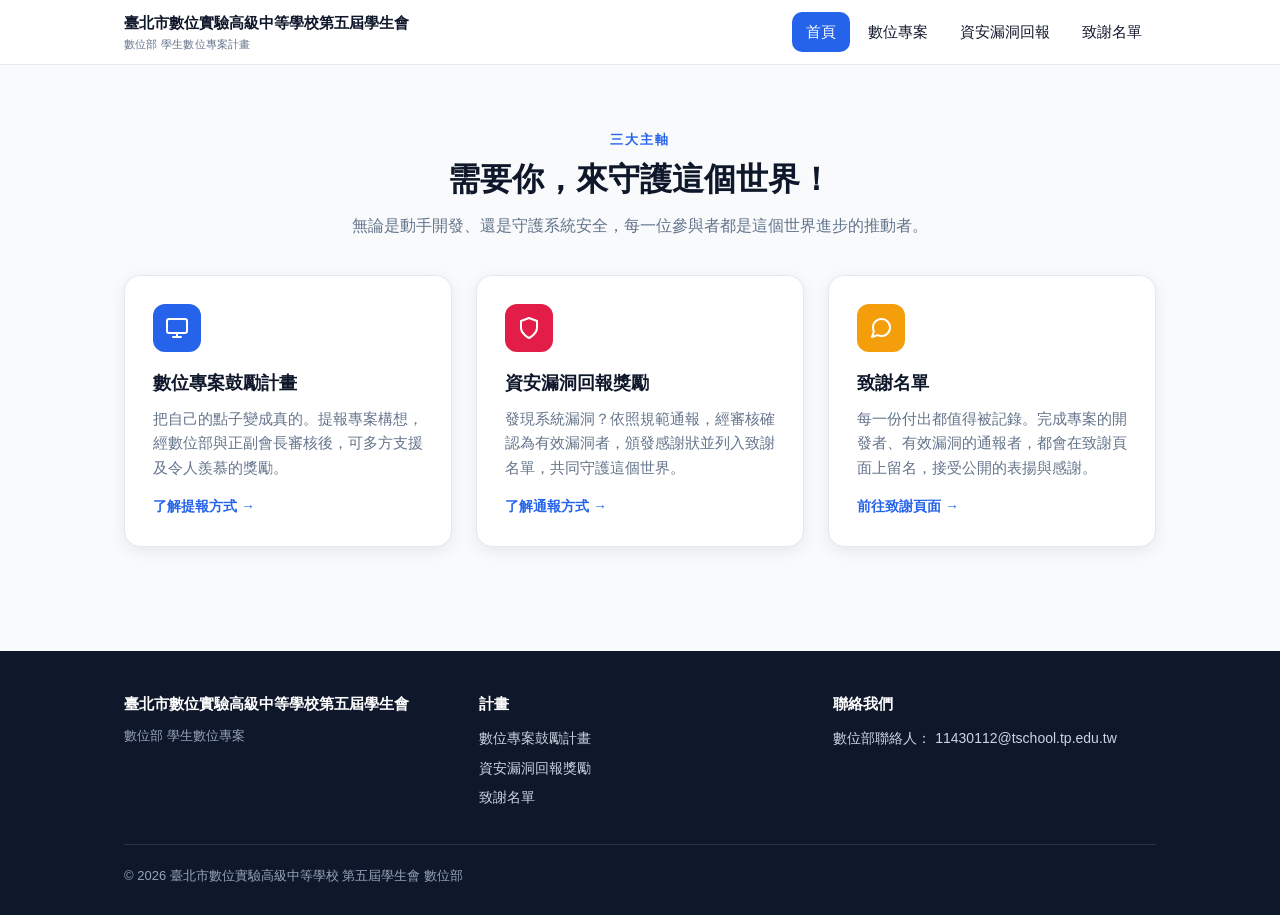
<file: index.html>
<!DOCTYPE html>
<html lang="zh-Hant">
<head>
  <meta charset="UTF-8">
  <meta name="viewport" content="width=device-width, initial-scale=1.0">
  <title>臺北市數位實驗高級中等學校 第五屆學生會 | 數位部 學生數位專案計畫</title>
  <link rel="stylesheet" href="css/style.css">
</head>
<body>

  <header class="site-header">
    <div class="container nav">
      <a class="brand" href="index.html">
        <span>
          臺北市數位實驗高級中等學校第五屆學生會
          <small>數位部 學生數位專案計畫</small>
        </span>
      </a>
      <button class="nav-toggle" id="navToggle" aria-label="切換選單" aria-expanded="false">
        <svg width="22" height="22" viewBox="0 0 24 24" fill="none" stroke="currentColor" stroke-width="2" stroke-linecap="round">
          <path d="M3 6h18M3 12h18M3 18h18"/>
        </svg>
      </button>
      <ul class="nav-links" id="navLinks">
        <li><a href="index.html" class="active">首頁</a></li>
        <li><a href="projects.html">數位專案</a></li>
        <li><a href="bugbounty.html">資安漏洞回報</a></li>
        <li><a href="thanks.html">致謝名單</a></li>
      </ul>
    </div>
  </header>

  <main>
    <section>
      <div class="container">
        <div class="center">
          <p class="section-kicker">三大主軸</p>
          <h2 class="section-title">需要你，來守護這個世界！</h2>
          <p class="section-sub">無論是動手開發、還是守護系統安全，每一位參與者都是這個世界進步的推動者。</p>
        </div>

        <div class="grid grid-3">
          <div class="card">
            <div class="card-icon icon-blue">
              <svg width="24" height="24" viewBox="0 0 24 24" fill="none" stroke="currentColor" stroke-width="2" stroke-linecap="round" stroke-linejoin="round" aria-hidden="true">
                <rect x="2" y="3" width="20" height="14" rx="2"/>
                <path d="M8 21h8M12 17v4"/>
              </svg>
            </div>
            <h3>數位專案鼓勵計畫</h3>
            <p>把自己的點子變成真的。提報專案構想，經數位部與正副會長審核後，可多方支援及令人羨慕的獎勵。</p>
            <a class="card-link" href="projects.html">了解提報方式 →</a>
          </div>

          <div class="card">
            <div class="card-icon icon-rose">
              <svg width="24" height="24" viewBox="0 0 24 24" fill="none" stroke="currentColor" stroke-width="2" stroke-linecap="round" stroke-linejoin="round" aria-hidden="true">
                <path d="M12 22s8-4 8-10V5l-8-3-8 3v7c0 6 8 10 8 10z"/>
              </svg>
            </div>
            <h3>資安漏洞回報獎勵</h3>
            <p>發現系統漏洞？依照規範通報，經審核確認為有效漏洞者，頒發感謝狀並列入致謝名單，共同守護這個世界。</p>
            <a class="card-link" href="bugbounty.html">了解通報方式 →</a>
          </div>

          <div class="card">
            <div class="card-icon icon-amber">
              <svg width="24" height="24" viewBox="0 0 24 24" fill="none" stroke="currentColor" stroke-width="2" stroke-linecap="round" stroke-linejoin="round" aria-hidden="true">
                <path d="M21 11.5a8.38 8.38 0 01-.9 3.8 8.5 8.5 0 01-7.6 4.7 8.38 8.38 0 01-3.8-.9L3 21l1.9-5.7a8.38 8.38 0 01-.9-3.8 8.5 8.5 0 014.7-7.6 8.38 8.38 0 013.8-.9h.5a8.48 8.48 0 018 8v.5z"/>
              </svg>
            </div>
            <h3>致謝名單</h3>
            <p>每一份付出都值得被記錄。完成專案的開發者、有效漏洞的通報者，都會在致謝頁面上留名，接受公開的表揚與感謝。</p>
            <a class="card-link" href="thanks.html">前往致謝頁面 →</a>
          </div>
        </div>
      </div>
    </section>
  </main>

  <footer class="site-footer">
    <div class="container">
      <div class="grid grid-3">
        <div>
          <div class="brand">
            <span>臺北市數位實驗高級中等學校第五屆學生會</span>
          </div>
          <p class="small" style="color:#94a3b8;margin-top:8px;">數位部 學生數位專案</p>
        </div>
        <div>
          <h5>計畫</h5>
          <ul>
            <li><a href="projects.html">數位專案鼓勵計畫</a></li>
            <li><a href="bugbounty.html">資安漏洞回報獎勵</a></li>
            <li><a href="thanks.html">致謝名單</a></li>
          </ul>
        </div>
        <div>
          <h5>聯絡我們</h5>
          <ul>
            <li>數位部聯絡人： 11430112@tschool.tp.edu.tw</li>
          </ul>
        </div>
      </div>
      <div class="footer-bottom">© 2026 臺北市數位實驗高級中等學校 第五屆學生會 數位部</div>
    </div>
  </footer>

  <script>
    (function () {
      var toggle = document.getElementById('navToggle');
      var links = document.getElementById('navLinks');
      if (toggle && links) {
        toggle.addEventListener('click', function () {
          var open = links.classList.toggle('open');
          toggle.setAttribute('aria-expanded', open ? 'true' : 'false');
        });
      }
    })();
  </script>
</body>
</html>
</file>
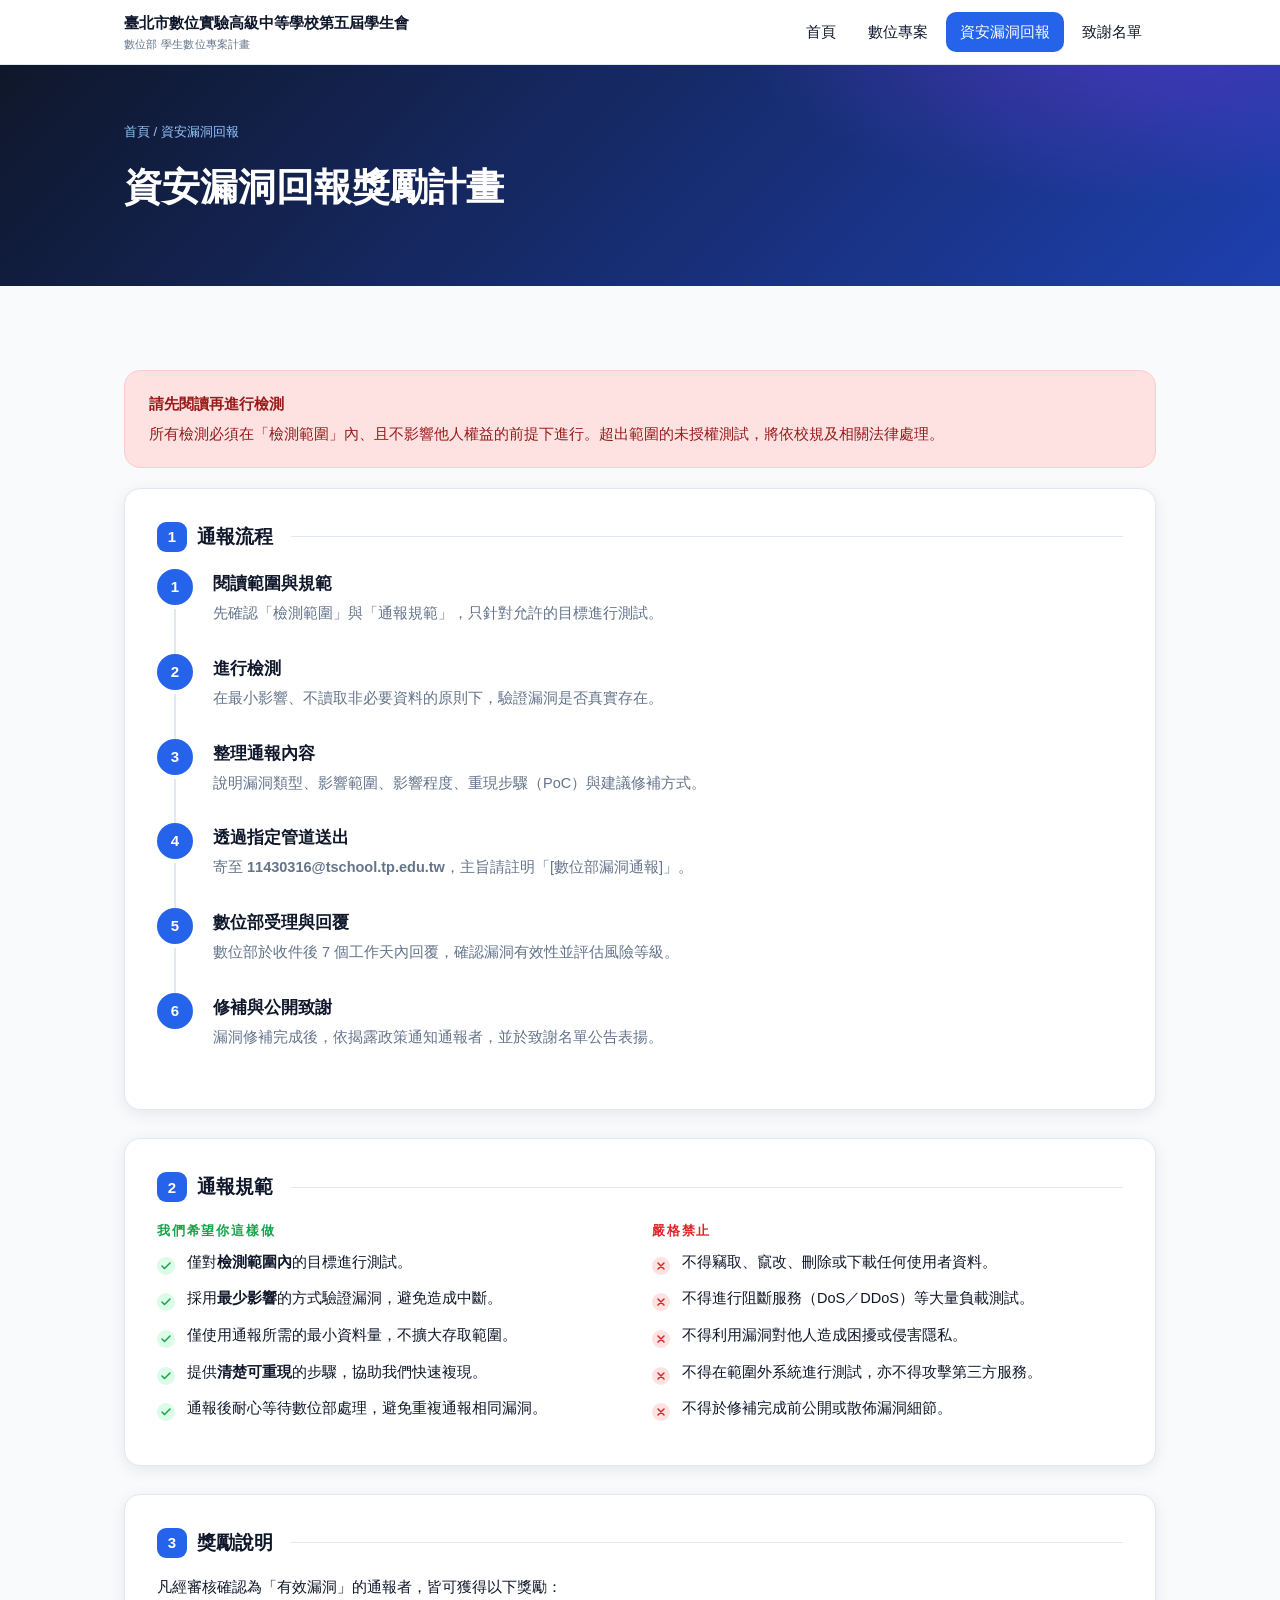
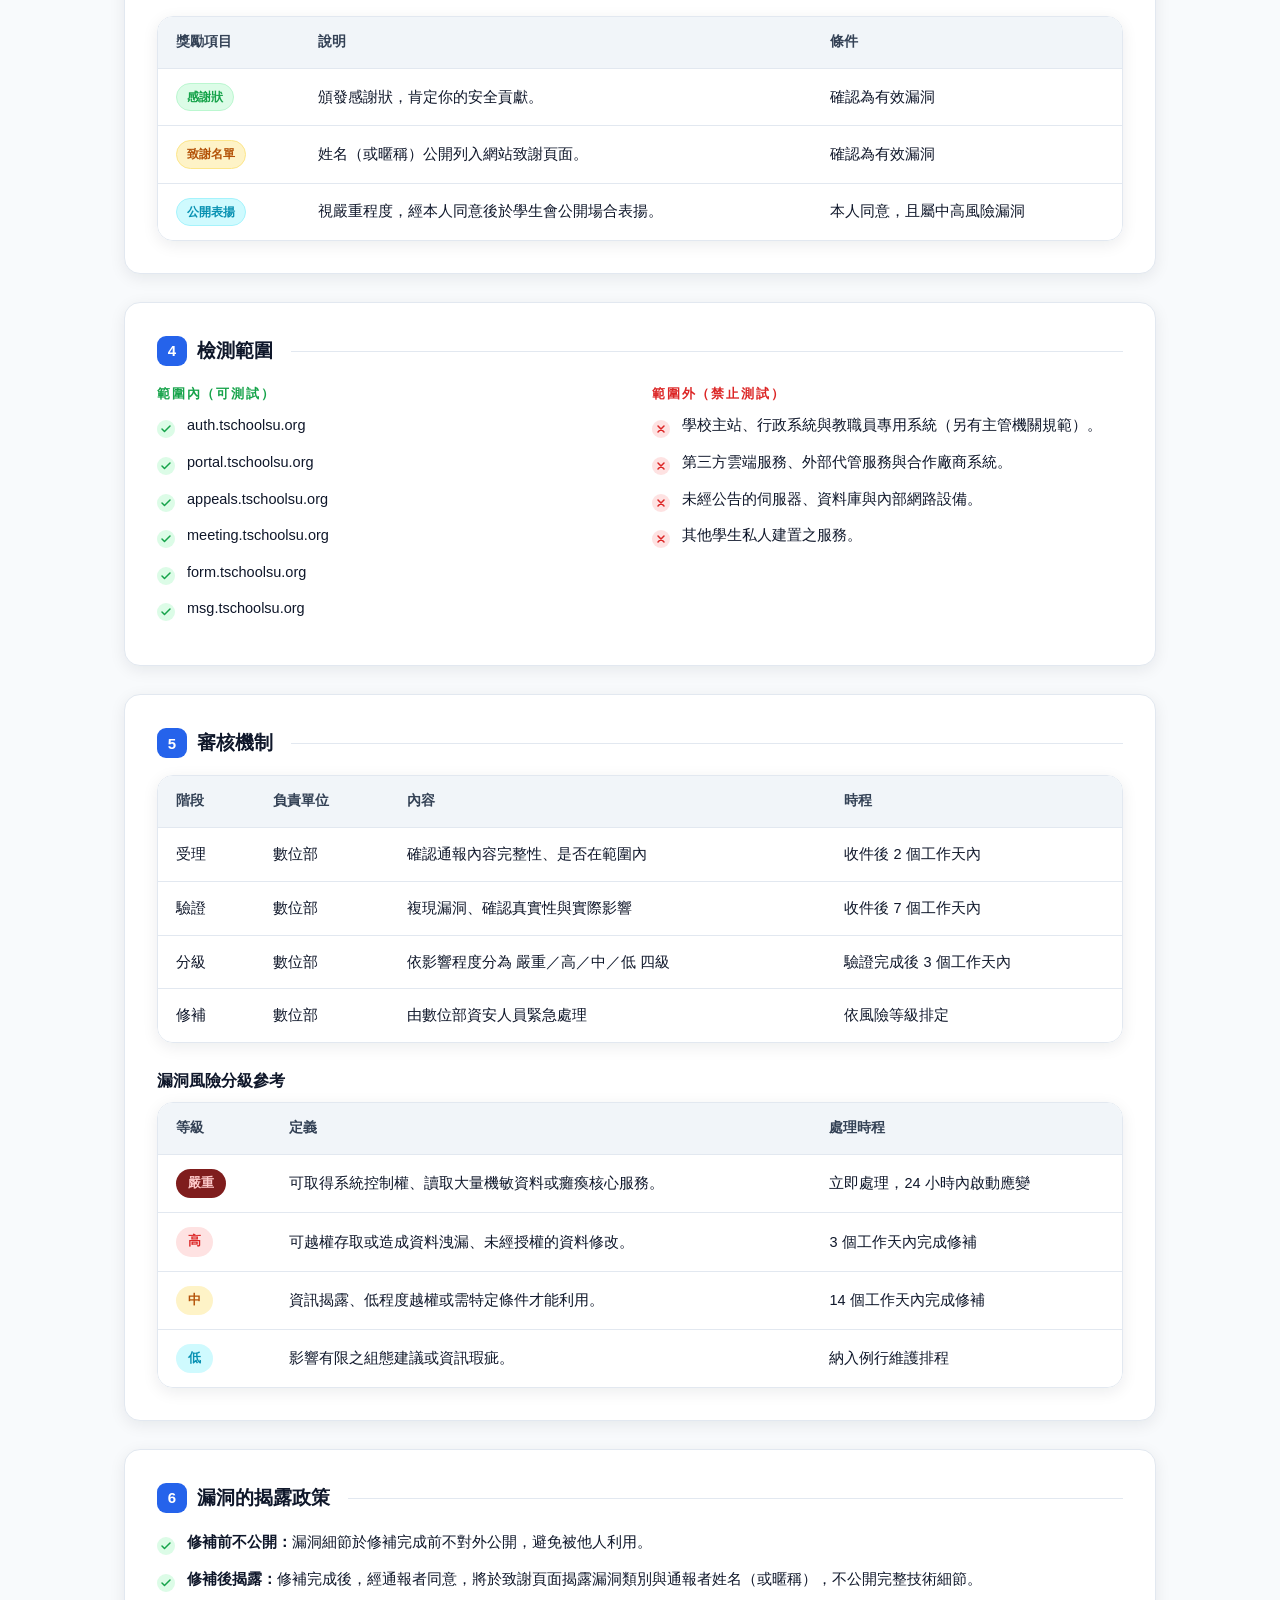
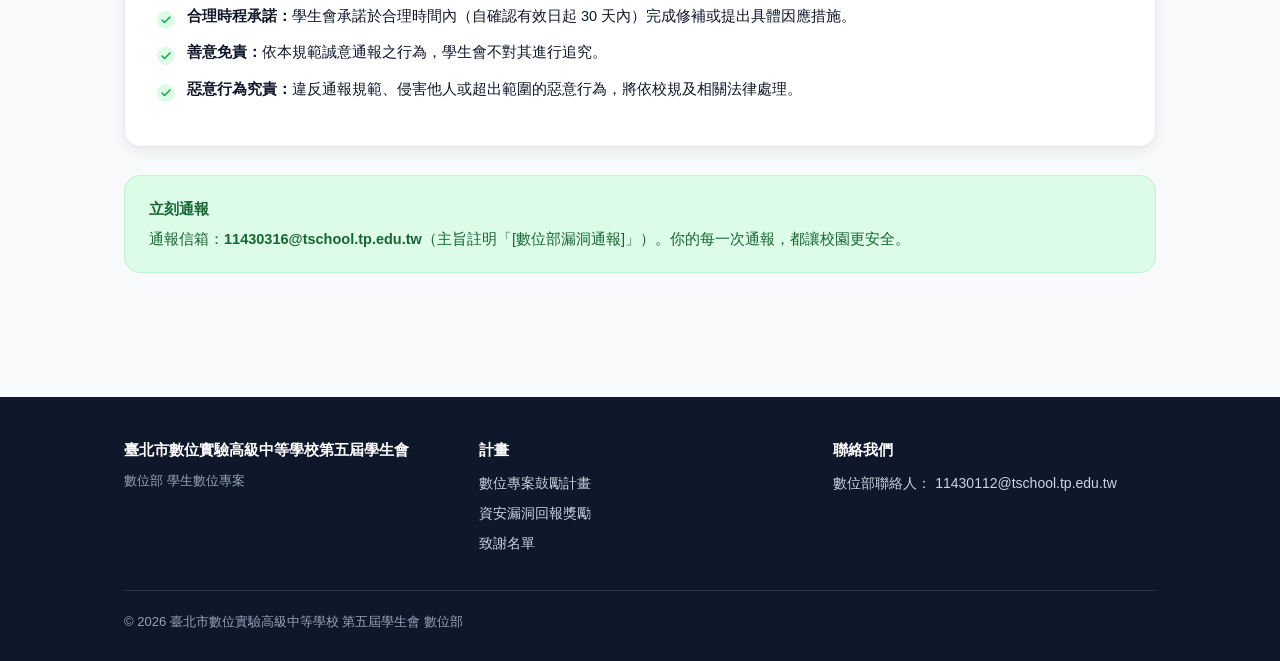
<file: bugbounty.html>
<!DOCTYPE html>
<html lang="zh-Hant">
<head>
  <meta charset="UTF-8">
  <meta name="viewport" content="width=device-width, initial-scale=1.0">
  <title>資安漏洞回報獎勵計畫</title>
  <link rel="stylesheet" href="css/style.css">
</head>
<body>

  <header class="site-header">
    <div class="container nav">
      <a class="brand" href="index.html">
        <span>
          臺北市數位實驗高級中等學校第五屆學生會
          <small>數位部 學生數位專案計畫</small>
        </span>
      </a>
      <button class="nav-toggle" id="navToggle" aria-label="切換選單" aria-expanded="false">
        <svg width="22" height="22" viewBox="0 0 24 24" fill="none" stroke="currentColor" stroke-width="2" stroke-linecap="round">
          <path d="M3 6h18M3 12h18M3 18h18"/>
        </svg>
      </button>
      <ul class="nav-links" id="navLinks">
        <li><a href="index.html">首頁</a></li>
        <li><a href="projects.html">數位專案</a></li>
        <li><a href="bugbounty.html" class="active">資安漏洞回報</a></li>
        <li><a href="thanks.html">致謝名單</a></li>
      </ul>
    </div>
  </header>

  <main>
    <section class="page-hero">
      <div class="container">
        <div class="breadcrumb"><a href="index.html">首頁</a> / 資安漏洞回報</div>
        <h1>資安漏洞回報獎勵計畫</h1>
      </div>
    </section>

    <section>
      <div class="container">

        <div class="notice notice-danger">
          <div class="notice-title">請先閱讀再進行檢測</div>
          所有檢測必須在「檢測範圍」內、且不影響他人權益的前提下進行。超出範圍的未授權測試，將依校規及相關法律處理。
        </div>

        <div class="panel anchor" id="report-flow">
          <h3><span class="num">1</span>通報流程</h3>
          <ol class="steps">
            <li>
              <h4>閱讀範圍與規範</h4>
              <p>先確認「檢測範圍」與「通報規範」，只針對允許的目標進行測試。</p>
            </li>
            <li>
              <h4>進行檢測</h4>
              <p>在最小影響、不讀取非必要資料的原則下，驗證漏洞是否真實存在。</p>
            </li>
            <li>
              <h4>整理通報內容</h4>
              <p>說明漏洞類型、影響範圍、影響程度、重現步驟（PoC）與建議修補方式。</p>
            </li>
            <li>
              <h4>透過指定管道送出</h4>
              <p>寄至 <strong>11430316@tschool.tp.edu.tw</strong>，主旨請註明「[數位部漏洞通報]」。</p>
            </li>
            <li>
              <h4>數位部受理與回覆</h4>
              <p>數位部於收件後 7 個工作天內回覆，確認漏洞有效性並評估風險等級。</p>
            </li>
            <li>
              <h4>修補與公開致謝</h4>
              <p>漏洞修補完成後，依揭露政策通知通報者，並於致謝名單公告表揚。</p>
            </li>
          </ol>
        </div>

        <div class="panel anchor" id="rules">
          <h3><span class="num">2</span>通報規範</h3>
          <div class="grid grid-2">
            <div>
              <p class="section-kicker" style="color:var(--success);">我們希望你這樣做</p>
              <ul class="check-list">
                <li>僅對<strong>檢測範圍內</strong>的目標進行測試。</li>
                <li>採用<strong>最少影響</strong>的方式驗證漏洞，避免造成中斷。</li>
                <li>僅使用通報所需的最小資料量，不擴大存取範圍。</li>
                <li>提供<strong>清楚可重現</strong>的步驟，協助我們快速複現。</li>
                <li>通報後耐心等待數位部處理，避免重複通報相同漏洞。</li>
              </ul>
            </div>
            <div>
              <p class="section-kicker" style="color:var(--danger);">嚴格禁止</p>
              <ul class="cross-list">
                <li>不得竊取、竄改、刪除或下載任何使用者資料。</li>
                <li>不得進行阻斷服務（DoS／DDoS）等大量負載測試。</li>
                <li>不得利用漏洞對他人造成困擾或侵害隱私。</li>
                <li>不得在範圍外系統進行測試，亦不得攻擊第三方服務。</li>
                <li>不得於修補完成前公開或散佈漏洞細節。</li>
              </ul>
            </div>
          </div>
        </div>

        <div class="panel anchor" id="rewards">
          <h3><span class="num">3</span>獎勵說明</h3>
          <p class="mb-2">凡經審核確認為「有效漏洞」的通報者，皆可獲得以下獎勵：</p>
          <div class="table-wrap">
            <table>
              <thead>
                <tr>
                  <th>獎勵項目</th>
                  <th>說明</th>
                  <th>條件</th>
                </tr>
              </thead>
              <tbody>
                <tr>
                  <td><span class="tag tag-green">感謝狀</span></td>
                  <td>頒發感謝狀，肯定你的安全貢獻。</td>
                  <td>確認為有效漏洞</td>
                </tr>
                <tr>
                  <td><span class="tag tag-amber">致謝名單</span></td>
                  <td>姓名（或暱稱）公開列入網站致謝頁面。</td>
                  <td>確認為有效漏洞</td>
                </tr>
                <tr>
                  <td><span class="tag tag-cyan">公開表揚</span></td>
                  <td>視嚴重程度，經本人同意後於學生會公開場合表揚。</td>
                  <td>本人同意，且屬中高風險漏洞</td>
                </tr>
              </tbody>
            </table>
          </div>
        </div>

        <div class="panel anchor" id="scope">
          <h3><span class="num">4</span>檢測範圍</h3>
          <div class="grid grid-2">
            <div>
              <p class="section-kicker" style="color:var(--success);">範圍內（可測試）</p>
              <ul class="check-list">
                <li>auth.tschoolsu.org</li>
                <li>portal.tschoolsu.org</li>
                <li>appeals.tschoolsu.org</li>
                <li>meeting.tschoolsu.org</li>
                <li>form.tschoolsu.org</li>
                <li>msg.tschoolsu.org</li>
              </ul>
            </div>
            <div>
              <p class="section-kicker" style="color:var(--danger);">範圍外（禁止測試）</p>
              <ul class="cross-list">
                <li>學校主站、行政系統與教職員專用系統（另有主管機關規範）。</li>
                <li>第三方雲端服務、外部代管服務與合作廠商系統。</li>
                <li>未經公告的伺服器、資料庫與內部網路設備。</li>
                <li>其他學生私人建置之服務。</li>
              </ul>
            </div>
          </div>
        </div>

        <div class="panel anchor" id="review">
          <h3><span class="num">5</span>審核機制</h3>
          <div class="table-wrap">
            <table>
              <thead>
                <tr>
                  <th>階段</th>
                  <th>負責單位</th>
                  <th>內容</th>
                  <th>時程</th>
                </tr>
              </thead>
              <tbody>
                <tr>
                  <td>受理</td>
                  <td>數位部</td>
                  <td>確認通報內容完整性、是否在範圍內</td>
                  <td>收件後 2 個工作天內</td>
                </tr>
                <tr>
                  <td>驗證</td>
                  <td>數位部</td>
                  <td>複現漏洞、確認真實性與實際影響</td>
                  <td>收件後 7 個工作天內</td>
                </tr>
                <tr>
                  <td>分級</td>
                  <td>數位部</td>
                  <td>依影響程度分為 嚴重／高／中／低 四級</td>
                  <td>驗證完成後 3 個工作天內</td>
                </tr>
                <tr>
                  <td>修補</td>
                  <td>數位部</td>
                  <td>由數位部資安人員緊急處理</td>
                  <td>依風險等級排定</td>
                </tr>
              </tbody>
            </table>
          </div>

          <h4 class="mt-3 mb-1">漏洞風險分級參考</h4>
          <div class="table-wrap">
            <table>
              <thead>
                <tr>
                  <th>等級</th>
                  <th>定義</th>
                  <th>處理時程</th>
                </tr>
              </thead>
              <tbody>
                <tr>
                  <td><span class="risk-bar severity-sev">嚴重</span></td>
                  <td>可取得系統控制權、讀取大量機敏資料或癱瘓核心服務。</td>
                  <td>立即處理，24 小時內啟動應變</td>
                </tr>
                <tr>
                  <td><span class="risk-bar severity-high">高</span></td>
                  <td>可越權存取或造成資料洩漏、未經授權的資料修改。</td>
                  <td>3 個工作天內完成修補</td>
                </tr>
                <tr>
                  <td><span class="risk-bar severity-mid">中</span></td>
                  <td>資訊揭露、低程度越權或需特定條件才能利用。</td>
                  <td>14 個工作天內完成修補</td>
                </tr>
                <tr>
                  <td><span class="risk-bar severity-low">低</span></td>
                  <td>影響有限之組態建議或資訊瑕疵。</td>
                  <td>納入例行維護排程</td>
                </tr>
              </tbody>
            </table>
          </div>
        </div>

        <div class="panel anchor" id="disclosure">
          <h3><span class="num">6</span>漏洞的揭露政策</h3>
          <ul class="check-list">
            <li><strong>修補前不公開：</strong>漏洞細節於修補完成前不對外公開，避免被他人利用。</li>
            <li><strong>修補後揭露：</strong>修補完成後，經通報者同意，將於致謝頁面揭露漏洞類別與通報者姓名（或暱稱），不公開完整技術細節。</li>
            <li><strong>合理時程承諾：</strong>學生會承諾於合理時間內（自確認有效日起 30 天內）完成修補或提出具體因應措施。</li>
            <li><strong>善意免責：</strong>依本規範誠意通報之行為，學生會不對其進行追究。</li>
            <li><strong>惡意行為究責：</strong>違反通報規範、侵害他人或超出範圍的惡意行為，將依校規及相關法律處理。</li>
          </ul>
        </div>

        <div class="notice notice-success">
          <div class="notice-title">立刻通報</div>
          通報信箱：<strong>11430316@tschool.tp.edu.tw</strong>（主旨註明「[數位部漏洞通報]」）。你的每一次通報，都讓校園更安全。
        </div>

      </div>
    </section>
  </main>

  <footer class="site-footer">
    <div class="container">
      <div class="grid grid-3">
        <div>
          <div class="brand">
            <span>臺北市數位實驗高級中等學校第五屆學生會</span>
          </div>
          <p class="small" style="color:#94a3b8;margin-top:8px;">數位部 學生數位專案</p>
        </div>
        <div>
          <h5>計畫</h5>
          <ul>
            <li><a href="projects.html">數位專案鼓勵計畫</a></li>
            <li><a href="bugbounty.html">資安漏洞回報獎勵</a></li>
            <li><a href="thanks.html">致謝名單</a></li>
          </ul>
        </div>
        <div>
          <h5>聯絡我們</h5>
          <ul>
            <li>數位部聯絡人： 11430112@tschool.tp.edu.tw</li>
          </ul>
        </div>
      </div>
      <div class="footer-bottom">© 2026 臺北市數位實驗高級中等學校 第五屆學生會 數位部</div>
    </div>
  </footer>

  <script>
    (function () {
      var toggle = document.getElementById('navToggle');
      var links = document.getElementById('navLinks');
      if (toggle && links) {
        toggle.addEventListener('click', function () {
          var open = links.classList.toggle('open');
          toggle.setAttribute('aria-expanded', open ? 'true' : 'false');
        });
      }
    })();
  </script>
</body>
</html>
</file>
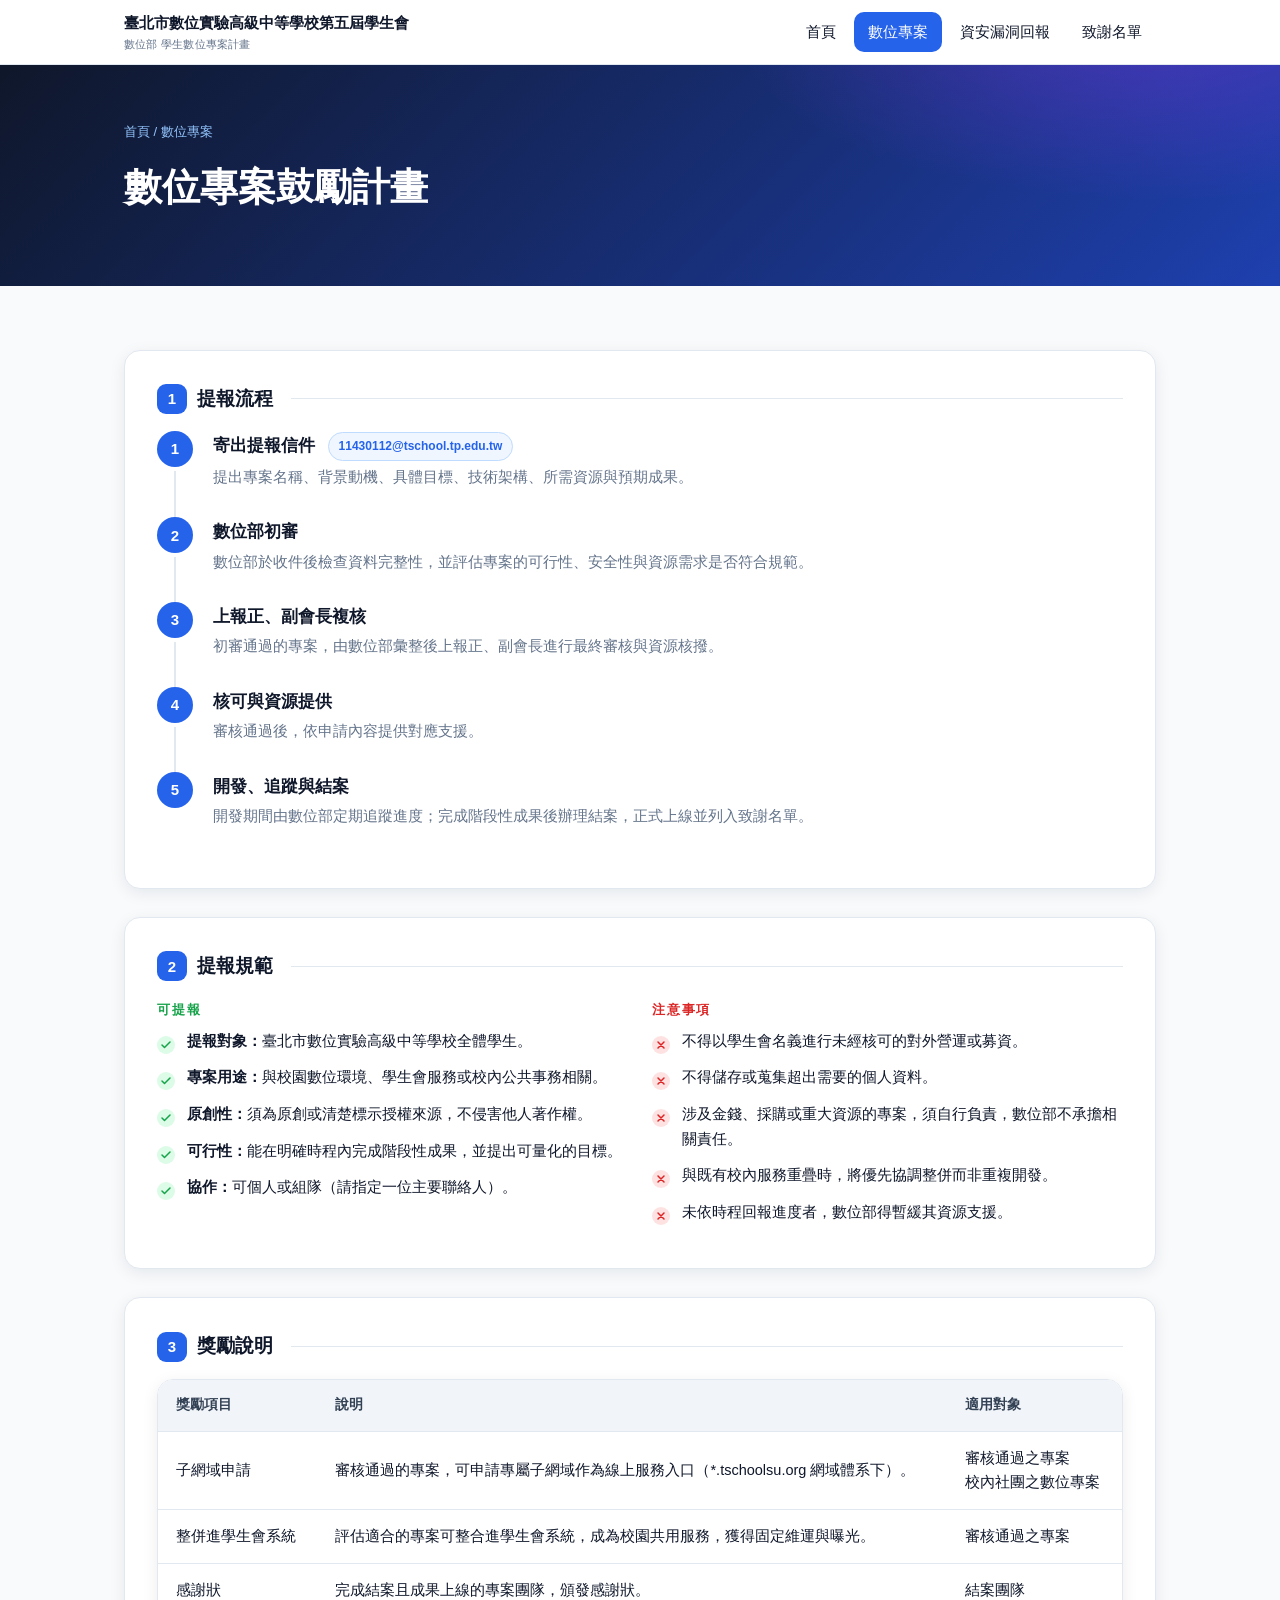
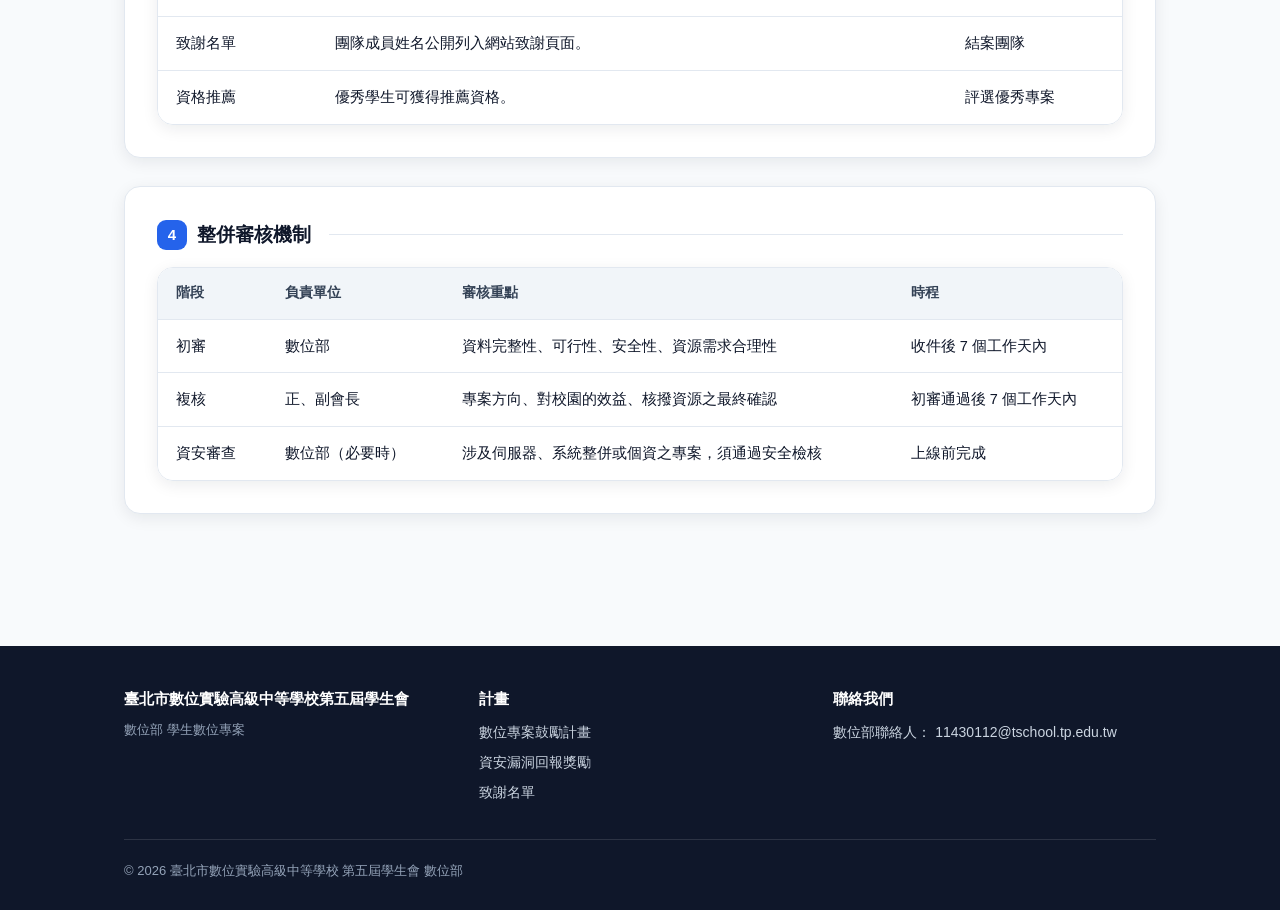
<file: projects.html>
<!DOCTYPE html>
<html lang="zh-Hant">
<head>
  <meta charset="UTF-8">
  <meta name="viewport" content="width=device-width, initial-scale=1.0">
  <title>數位專案鼓勵計畫</title>
  <link rel="stylesheet" href="css/style.css">
</head>
<body>

  <header class="site-header">
    <div class="container nav">
      <a class="brand" href="index.html">
        <span>
          臺北市數位實驗高級中等學校第五屆學生會
          <small>數位部 學生數位專案計畫</small>
        </span>
      </a>
      <button class="nav-toggle" id="navToggle" aria-label="切換選單" aria-expanded="false">
        <svg width="22" height="22" viewBox="0 0 24 24" fill="none" stroke="currentColor" stroke-width="2" stroke-linecap="round">
          <path d="M3 6h18M3 12h18M3 18h18"/>
        </svg>
      </button>
      <ul class="nav-links" id="navLinks">
        <li><a href="index.html">首頁</a></li>
        <li><a href="projects.html" class="active">數位專案</a></li>
        <li><a href="bugbounty.html">資安漏洞回報</a></li>
        <li><a href="thanks.html">致謝名單</a></li>
      </ul>
    </div>
  </header>

  <main>
    <section class="page-hero">
      <div class="container">
        <div class="breadcrumb"><a href="index.html">首頁</a> / 數位專案</div>
        <h1>數位專案鼓勵計畫</h1>
      </div>
    </section>

    <section>
      <div class="container">
        <div class="panel anchor" id="flow">
          <h3><span class="num">1</span>提報流程</h3>
          <ol class="steps">
            <li>
              <h4>寄出提報信件 <span class="tag">11430112@tschool.tp.edu.tw</span></h4>
              <p>提出專案名稱、背景動機、具體目標、技術架構、所需資源與預期成果。</p>
            </li>
            <li>
              <h4>數位部初審</h4>
              <p>數位部於收件後檢查資料完整性，並評估專案的可行性、安全性與資源需求是否符合規範。</p>
            </li>
            <li>
              <h4>上報正、副會長複核</h4>
              <p>初審通過的專案，由數位部彙整後上報正、副會長進行最終審核與資源核撥。</p>
            </li>
            <li>
              <h4>核可與資源提供</h4>
              <p>審核通過後，依申請內容提供對應支援。</p>
            </li>
            <li>
              <h4>開發、追蹤與結案</h4>
              <p>開發期間由數位部定期追蹤進度；完成階段性成果後辦理結案，正式上線並列入致謝名單。</p>
            </li>
          </ol>
        </div>

        <div class="panel anchor" id="rules">
          <h3><span class="num">2</span>提報規範</h3>
          <div class="grid grid-2">
            <div>
              <p class="section-kicker" style="color:var(--success);">可提報</p>
              <ul class="check-list">
                <li><strong>提報對象：</strong>臺北市數位實驗高級中等學校全體學生。</li>
                <li><strong>專案用途：</strong>與校園數位環境、學生會服務或校內公共事務相關。</li>
                <li><strong>原創性：</strong>須為原創或清楚標示授權來源，不侵害他人著作權。</li>
                <li><strong>可行性：</strong>能在明確時程內完成階段性成果，並提出可量化的目標。</li>
                <li><strong>協作：</strong>可個人或組隊（請指定一位主要聯絡人）。</li>
              </ul>
            </div>
            <div>
              <p class="section-kicker" style="color:var(--danger);">注意事項</p>
              <ul class="cross-list">
                <li>不得以學生會名義進行未經核可的對外營運或募資。</li>
                <li>不得儲存或蒐集超出需要的個人資料。</li>
                <li>涉及金錢、採購或重大資源的專案，須自行負責，數位部不承擔相關責任。</li>
                <li>與既有校內服務重疊時，將優先協調整併而非重複開發。</li>
                <li>未依時程回報進度者，數位部得暫緩其資源支援。</li>
              </ul>
            </div>
          </div>
        </div>

        <div class="panel anchor" id="rewards">
          <h3><span class="num">3</span>獎勵說明</h3>
          <div class="table-wrap">
            <table>
              <thead>
                <tr>
                  <th>獎勵項目</th>
                  <th>說明</th>
                  <th>適用對象</th>
                </tr>
              </thead>
              <tbody>
                <tr>
                  <td>子網域申請</td>
                  <td>審核通過的專案，可申請專屬子網域作為線上服務入口（*.tschoolsu.org 網域體系下）。</td>
                  <td>審核通過之專案<br>校內社團之數位專案</td>
                </tr>
                <tr>
                  <td>整併進學生會系統</td>
                  <td>評估適合的專案可整合進學生會系統，成為校園共用服務，獲得固定維運與曝光。</td>
                  <td>審核通過之專案</td>
                </tr>
                <tr>
                  <td>感謝狀</td>
                  <td>完成結案且成果上線的專案團隊，頒發感謝狀。</td>
                  <td>結案團隊</td>
                </tr>
                <tr>
                  <td>致謝名單</td>
                  <td>團隊成員姓名公開列入網站致謝頁面。</td>
                  <td>結案團隊</td>
                </tr>
                <tr>
                  <td>資格推薦</td>
                  <td>優秀學生可獲得推薦資格。</td>
                  <td>評選優秀專案</td>
                </tr>
              </tbody>
            </table>
          </div>
        </div>

        <div class="panel anchor" id="review">
          <h3><span class="num">4</span>整併審核機制</h3>
          <div class="table-wrap">
            <table>
              <thead>
                <tr>
                  <th>階段</th>
                  <th>負責單位</th>
                  <th>審核重點</th>
                  <th>時程</th>
                </tr>
              </thead>
              <tbody>
                <tr>
                  <td>初審</td>
                  <td>數位部</td>
                  <td>資料完整性、可行性、安全性、資源需求合理性</td>
                  <td>收件後 7 個工作天內</td>
                </tr>
                <tr>
                  <td>複核</td>
                  <td>正、副會長</td>
                  <td>專案方向、對校園的效益、核撥資源之最終確認</td>
                  <td>初審通過後 7 個工作天內</td>
                </tr>
                <tr>
                  <td>資安審查</td>
                  <td>數位部（必要時）</td>
                  <td>涉及伺服器、系統整併或個資之專案，須通過安全檢核</td>
                  <td>上線前完成</td>
                </tr>
              </tbody>
            </table>
          </div>
        </div>

      </div>
    </section>
  </main>

  <footer class="site-footer">
    <div class="container">
      <div class="grid grid-3">
        <div>
          <div class="brand">
            <span>臺北市數位實驗高級中等學校第五屆學生會</span>
          </div>
          <p class="small" style="color:#94a3b8;margin-top:8px;">數位部 學生數位專案</p>
        </div>
        <div>
          <h5>計畫</h5>
          <ul>
            <li><a href="projects.html">數位專案鼓勵計畫</a></li>
            <li><a href="bugbounty.html">資安漏洞回報獎勵</a></li>
            <li><a href="thanks.html">致謝名單</a></li>
          </ul>
        </div>
        <div>
          <h5>聯絡我們</h5>
          <ul>
            <li>數位部聯絡人： 11430112@tschool.tp.edu.tw</li>
          </ul>
        </div>
      </div>
      <div class="footer-bottom">© 2026 臺北市數位實驗高級中等學校 第五屆學生會 數位部</div>
    </div>
  </footer>

  <script>
    (function () {
      var toggle = document.getElementById('navToggle');
      var links = document.getElementById('navLinks');
      if (toggle && links) {
        toggle.addEventListener('click', function () {
          var open = links.classList.toggle('open');
          toggle.setAttribute('aria-expanded', open ? 'true' : 'false');
        });
      }
    })();
  </script>
</body>
</html>
</file>
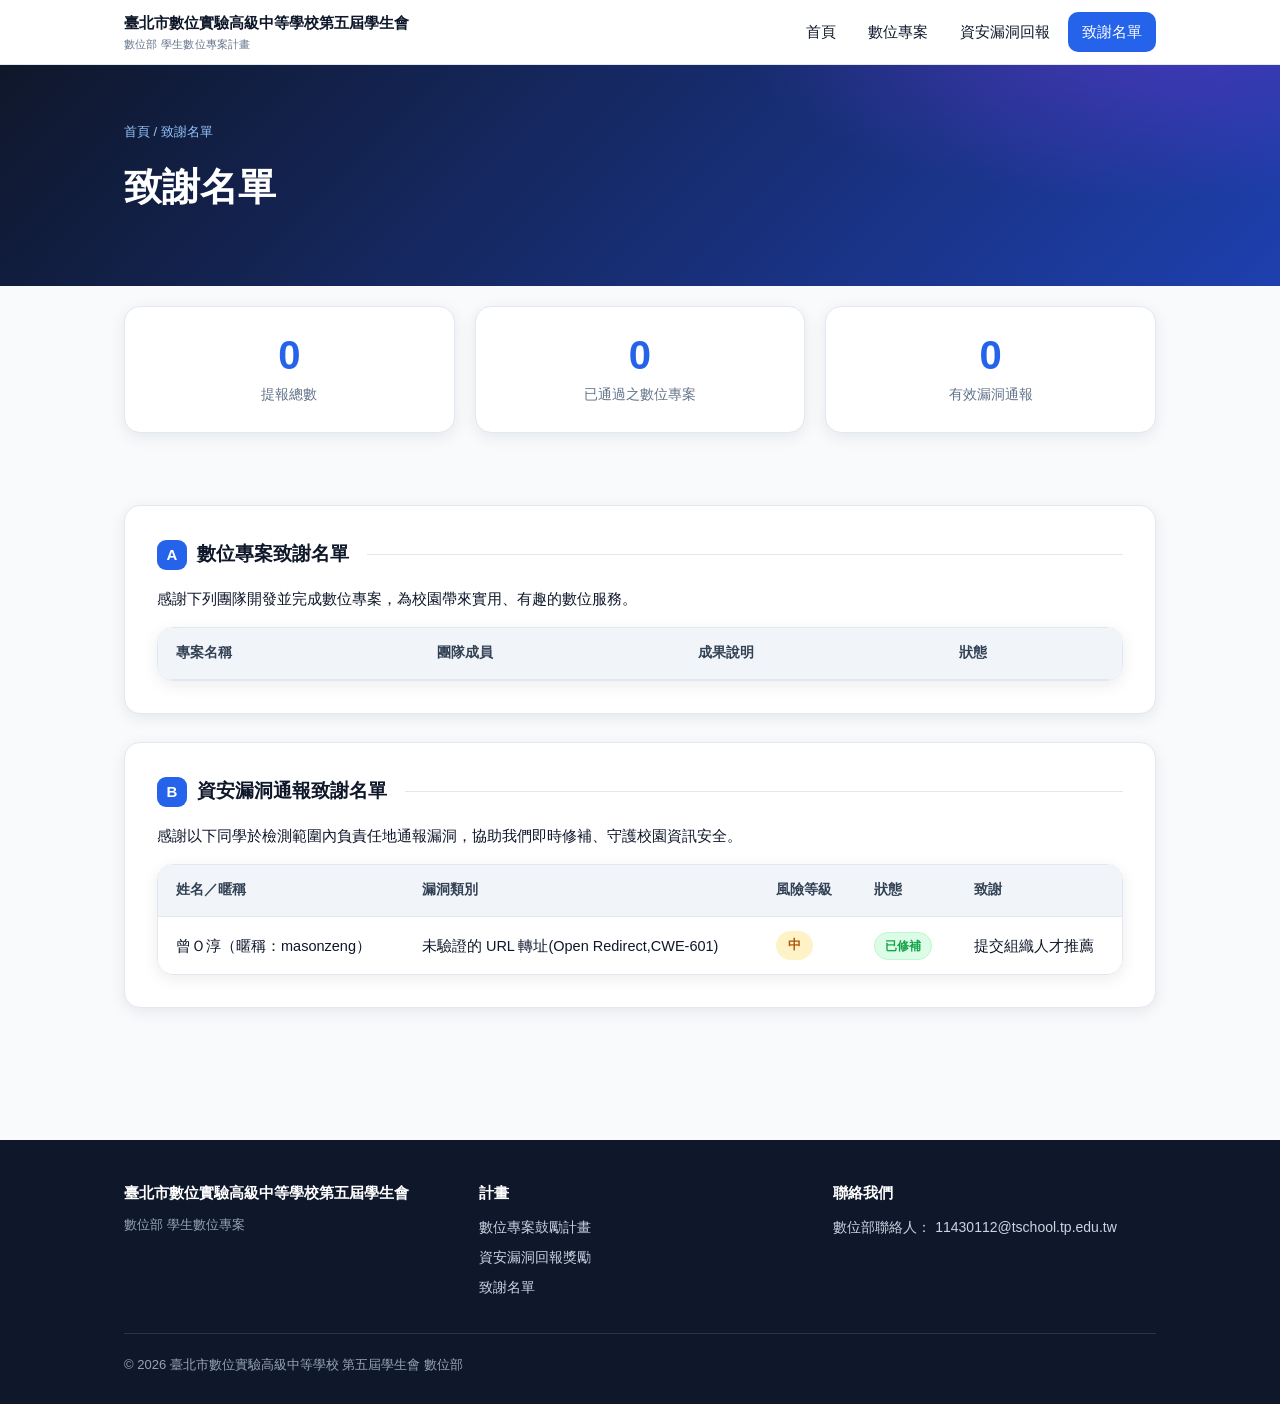
<file: thanks.html>
<!DOCTYPE html>
<html lang="zh-Hant">
<head>
  <meta charset="UTF-8">
  <meta name="viewport" content="width=device-width, initial-scale=1.0">
  <title>致謝名單</title>
  <link rel="stylesheet" href="css/style.css">
</head>
<body>

  <header class="site-header">
    <div class="container nav">
      <a class="brand" href="index.html">
        <span>
          臺北市數位實驗高級中等學校第五屆學生會
          <small>數位部 學生數位專案計畫</small>
        </span>
      </a>
      <button class="nav-toggle" id="navToggle" aria-label="切換選單" aria-expanded="false">
        <svg width="22" height="22" viewBox="0 0 24 24" fill="none" stroke="currentColor" stroke-width="2" stroke-linecap="round">
          <path d="M3 6h18M3 12h18M3 18h18"/>
        </svg>
      </button>
      <ul class="nav-links" id="navLinks">
        <li><a href="index.html">首頁</a></li>
        <li><a href="projects.html">數位專案</a></li>
        <li><a href="bugbounty.html">資安漏洞回報</a></li>
        <li><a href="thanks.html" class="active">致謝名單</a></li>
      </ul>
    </div>
  </header>

  <main>
    <section class="page-hero">
      <div class="container">
        <div class="breadcrumb"><a href="index.html">首頁</a> / 致謝名單</div>
        <h1>致謝名單</h1>
      </div>
    </section>

    <section class="thanks-hero">
      <div class="container">
        <div class="thanks-cards">
          <div class="stat-card">
            <div class="num">0</div>
            <div class="label">提報總數</div>
          </div>
          <div class="stat-card">
            <div class="num">0</div>
            <div class="label">已通過之數位專案</div>
          </div>
          <div class="stat-card">
            <div class="num">0</div>
            <div class="label">有效漏洞通報</div>
          </div>
        </div>
      </div>
    </section>

    <section>
      <div class="container">

        <div class="panel" id="projects">
          <h3><span class="num">A</span>數位專案致謝名單</h3>
          <p class="mb-2">感謝下列團隊開發並完成數位專案，為校園帶來實用、有趣的數位服務。</p>
          <div class="table-wrap">
            <table>
              <thead>
                <tr>
                  <th>專案名稱</th>
                  <th>團隊成員</th>
                  <th>成果說明</th>
                  <th>狀態</th>
                </tr>
              </thead>
              <!-- <tbody>
                <tr>
                  <td>ＯＯＯ</td>
                  <td>ＯＯＯ</td>
                  <td>ＯＯＯＯＯＯ</td>
                  <td><span class="tag tag-cyan">整併中</span></td>
                </tr>
                <tr>
                  <td>ＯＯＯ</td>
                  <td>ＯＯＯ</td>
                  <td>ＯＯＯ</td>
                  <td><span class="tag tag-green">已上線</span></td>
                </tr>
              </tbody> -->
            </table>
          </div>
        </div>

        <div class="panel" id="sec">
          <h3><span class="num">B</span>資安漏洞通報致謝名單</h3>
          <p class="mb-2">感謝以下同學於檢測範圍內負責任地通報漏洞，協助我們即時修補、守護校園資訊安全。</p>
          <div class="table-wrap">
            <table>
              <thead>
                <tr>
                  <th>姓名／暱稱</th>
                  <th>漏洞類別</th>
                  <th>風險等級</th>
                  <th>狀態</th>
                  <th>致謝</th>
                </tr>
              </thead>
              <tbody>
                <tr>
                  <td>曾Ｏ淳（暱稱：masonzeng）</td>
                  <td>未驗證的 URL 轉址(Open Redirect,CWE-601)</td>
                  <td><span class="risk-bar severity-mid">中</span></td>
                  <td><span class="tag tag-green">已修補</span></td>
                  <td>提交組織人才推薦</td>
                </tr>
              </tbody>
              <!-- <tbody>
                <tr>
                  <td>ＯＯ（暱稱：shell）</td>
                  <td>跨站腳本（XSS）</td>
                  <td><span class="risk-bar severity-high">高</span></td>
                  <td><span class="tag tag-green">已修補</span></td>
                  <td>感謝狀</td>
                </tr>
                <tr>
                  <td>ＯＯＯ</td>
                  <td>越權存取（IDOR）</td>
                  <td><span class="risk-bar severity-sev">嚴重</span></td>
                  <td><span class="tag tag-green">已修補</span></td>
                  <td>感謝狀</td>
                </tr>
                <tr>
                  <td>ＯＯ（暱稱：n0va）</td>
                  <td>開放式重新導向</td>
                  <td><span class="risk-bar severity-mid">中</span></td>
                  <td><span class="tag tag-green">已修補</span></td>
                  <td>感謝狀</td>
                </tr>
                <tr>
                  <td>ＯＯＯ</td>
                  <td>資訊揭露（目錄列舉）</td>
                  <td><span class="risk-bar severity-low">低</span></td>
                  <td><span class="tag tag-green">已修補</span></td>
                  <td>感謝狀</td>
                </tr>
              </tbody> -->
            </table>
          </div>
        </div>

      </div>
    </section>
  </main>

  <footer class="site-footer">
    <div class="container">
      <div class="grid grid-3">
        <div>
          <div class="brand">
            <span>臺北市數位實驗高級中等學校第五屆學生會</span>
          </div>
          <p class="small" style="color:#94a3b8;margin-top:8px;">數位部 學生數位專案</p>
        </div>
        <div>
          <h5>計畫</h5>
          <ul>
            <li><a href="projects.html">數位專案鼓勵計畫</a></li>
            <li><a href="bugbounty.html">資安漏洞回報獎勵</a></li>
            <li><a href="thanks.html">致謝名單</a></li>
          </ul>
        </div>
        <div>
          <h5>聯絡我們</h5>
          <ul>
            <li>數位部聯絡人： 11430112@tschool.tp.edu.tw</li>
          </ul>
        </div>
      </div>
      <div class="footer-bottom">© 2026 臺北市數位實驗高級中等學校 第五屆學生會 數位部</div>
    </div>
  </footer>

  <script>
    (function () {
      var toggle = document.getElementById('navToggle');
      var links = document.getElementById('navLinks');
      if (toggle && links) {
        toggle.addEventListener('click', function () {
          var open = links.classList.toggle('open');
          toggle.setAttribute('aria-expanded', open ? 'true' : 'false');
        });
      }
    })();
  </script>
</body>
</html>
</file>
<file: css/style.css>
:root {
  --primary: #2563eb;
  --primary-dark: #1e40af;
  --primary-darker: #0f172a;
  --accent: #f59e0b;
  --accent-soft: #fef3c7;
  --bg: #f8fafc;
  --card: #ffffff;
  --text: #0f172a;
  --text-muted: #64748b;
  --border: #e2e8f0;
  --success: #16a34a;
  --success-soft: #dcfce7;
  --danger: #dc2626;
  --danger-soft: #fee2e2;
  --info: #0891b2;
  --info-soft: #cffafe;
  --radius: 16px;
  --shadow: 0 4px 16px rgba(15, 23, 42, 0.08);
  --shadow-lg: 0 12px 32px rgba(15, 23, 42, 0.12);
  --max-width: 1080px;
}

* {
  margin: 0;
  padding: 0;
  box-sizing: border-box;
}

html {
  scroll-behavior: smooth;
}

body {
  font-family: "Noto Sans TC", "Microsoft JhengHei", "PingFang TC", "Segoe UI", sans-serif;
  color: var(--text);
  background: var(--bg);
  line-height: 1.7;
  -webkit-font-smoothing: antialiased;
}

a {
  color: var(--primary);
  text-decoration: none;
}

a:hover {
  text-decoration: underline;
}

.container {
  max-width: var(--max-width);
  margin: 0 auto;
  padding: 0 24px;
}

/* ---------- Header / Nav ---------- */
.site-header {
  position: sticky;
  top: 0;
  z-index: 100;
  background: rgba(255, 255, 255, 0.92);
  backdrop-filter: blur(8px);
  border-bottom: 1px solid var(--border);
}

.nav {
  display: flex;
  align-items: center;
  justify-content: space-between;
  height: 64px;
  gap: 16px;
}

.brand {
  display: flex;
  align-items: center;
  gap: 10px;
  color: var(--text);
  font-weight: 700;
  font-size: 15px;
  white-space: nowrap;
}

.brand:hover {
  text-decoration: none;
}

.brand-logo {
  width: 36px;
  height: 36px;
  border-radius: 10px;
  display: grid;
  place-items: center;
  color: #fff;
  background: linear-gradient(135deg, var(--primary), #7c3aed);
  flex-shrink: 0;
}

.brand small {
  display: block;
  font-size: 11px;
  font-weight: 500;
  color: var(--text-muted);
  letter-spacing: 0.02em;
}

.nav-links {
  display: flex;
  align-items: center;
  gap: 4px;
  list-style: none;
}

.nav-links a {
  display: block;
  padding: 8px 14px;
  border-radius: 10px;
  color: var(--text);
  font-size: 14.5px;
  font-weight: 500;
  transition: background 0.15s, color 0.15s;
}

.nav-links a:hover {
  background: #eff6ff;
  color: var(--primary);
  text-decoration: none;
}

.nav-links a.active {
  background: var(--primary);
  color: #fff;
}

.nav-toggle {
  display: none;
  background: none;
  border: 1px solid var(--border);
  border-radius: 10px;
  padding: 8px;
  cursor: pointer;
}

@media (max-width: 760px) {
  .nav-toggle {
    display: block;
  }

  .nav-links {
    position: absolute;
    top: 64px;
    left: 0;
    right: 0;
    flex-direction: column;
    align-items: stretch;
    background: #fff;
    border-bottom: 1px solid var(--border);
    padding: 12px;
    display: none;
    box-shadow: var(--shadow);
  }

  .nav-links.open {
    display: flex;
  }
}

/* ---------- Hero ---------- */
.hero {
  background:
    radial-gradient(1000px 400px at 85% -10%, rgba(124, 58, 237, 0.5), transparent 60%),
    radial-gradient(800px 400px at 0% 0%, rgba(37, 99, 235, 0.55), transparent 55%),
    linear-gradient(135deg, var(--primary-darker), var(--primary-dark));
  color: #fff;
  padding: 88px 0 80px;
  overflow: hidden;
}

.hero-badge {
  display: inline-flex;
  align-items: center;
  gap: 8px;
  background: rgba(255, 255, 255, 0.12);
  border: 1px solid rgba(255, 255, 255, 0.25);
  color: #e2e8f0;
  padding: 6px 14px;
  border-radius: 999px;
  font-size: 13px;
  margin-bottom: 20px;
}

.hero-badge .dot {
  width: 8px;
  height: 8px;
  border-radius: 50%;
  background: var(--accent);
}

.hero h1 {
  font-size: clamp(30px, 5vw, 46px);
  line-height: 1.25;
  margin-bottom: 16px;
  font-weight: 800;
}

.hero p {
  font-size: 17px;
  color: #dbeafe;
  max-width: 620px;
  margin-bottom: 32px;
}

.hero-actions {
  display: flex;
  gap: 12px;
  flex-wrap: wrap;
}

.btn {
  display: inline-flex;
  align-items: center;
  gap: 8px;
  padding: 12px 24px;
  border-radius: 12px;
  font-size: 15px;
  font-weight: 600;
  cursor: pointer;
  transition: transform 0.15s, box-shadow 0.15s;
  border: none;
}

.btn:hover {
  text-decoration: none;
  transform: translateY(-1px);
}

.btn-primary {
  background: #fff;
  color: var(--primary-dark);
  box-shadow: var(--shadow);
}

.btn-primary:hover {
  background: var(--accent-soft);
}

.btn-ghost {
  background: transparent;
  color: #fff;
  border: 1px solid rgba(255, 255, 255, 0.5);
}

.btn-ghost:hover {
  background: rgba(255, 255, 255, 0.12);
}

.btn-dark {
  background: var(--primary-darker);
  color: #fff;
  box-shadow: var(--shadow);
}

.btn-dark:hover {
  background: var(--primary-dark);
}

/* ---------- Sections ---------- */
section {
  padding: 64px 0;
}

.section-kicker {
  font-size: 13px;
  font-weight: 700;
  letter-spacing: 0.14em;
  text-transform: uppercase;
  color: var(--primary);
  margin-bottom: 8px;
}

.section-title {
  font-size: clamp(24px, 3.4vw, 32px);
  font-weight: 800;
  line-height: 1.3;
  margin-bottom: 12px;
}

.section-sub {
  color: var(--text-muted);
  font-size: 15.5px;
  max-width: 720px;
  margin-bottom: 36px;
}

.center {
  text-align: center;
}

.center .section-sub {
  margin-left: auto;
  margin-right: auto;
}

/* ---------- Cards ---------- */
.grid {
  display: grid;
  gap: 24px;
}

.grid-2 {
  grid-template-columns: repeat(2, 1fr);
}

.grid-3 {
  grid-template-columns: repeat(3, 1fr);
}

@media (max-width: 900px) {
  .grid-3 {
    grid-template-columns: repeat(2, 1fr);
  }
}

@media (max-width: 640px) {
  .grid-2,
  .grid-3 {
    grid-template-columns: 1fr;
  }
}

.card {
  background: var(--card);
  border: 1px solid var(--border);
  border-radius: var(--radius);
  padding: 28px;
  box-shadow: var(--shadow);
  display: flex;
  flex-direction: column;
  transition: transform 0.15s, box-shadow 0.15s;
}

.card:hover {
  transform: translateY(-3px);
  box-shadow: var(--shadow-lg);
}

.card-icon {
  width: 48px;
  height: 48px;
  border-radius: 12px;
  display: grid;
  place-items: center;
  margin-bottom: 16px;
  color: #fff;
}

.card h3 {
  font-size: 18px;
  font-weight: 700;
  margin-bottom: 8px;
}

.card p {
  font-size: 14.5px;
  color: var(--text-muted);
  flex: 1;
}

.card-link {
  margin-top: 14px;
  font-weight: 600;
  font-size: 14px;
  color: var(--primary);
}

.icon-blue { background: #2563eb; }
.icon-indigo { background: #7c3aed; }
.icon-amber { background: #f59e0b; }
.icon-cyan { background: #0891b2; }
.icon-green { background: #16a34a; }
.icon-rose { background: #e11d48; }

/* ---------- Step timeline ---------- */
.steps {
  list-style: none;
  counter-reset: step;
  display: grid;
  gap: 0;
}

.steps li {
  counter-increment: step;
  position: relative;
  padding: 0 0 28px 56px;
}

.steps li::before {
  content: counter(step);
  position: absolute;
  left: 0;
  top: 0;
  width: 36px;
  height: 36px;
  border-radius: 50%;
  display: grid;
  place-items: center;
  background: var(--primary);
  color: #fff;
  font-weight: 700;
  font-size: 15px;
}

.steps li::after {
  content: "";
  position: absolute;
  left: 17px;
  top: 40px;
  bottom: 0;
  width: 2px;
  background: var(--border);
}

.steps li:last-child::after {
  display: none;
}

.steps h4 {
  font-size: 16.5px;
  font-weight: 700;
  margin-bottom: 4px;
}

.steps p {
  font-size: 14.5px;
  color: var(--text-muted);
}

.steps .tag {
  margin-left: 8px;
  vertical-align: middle;
}

/* ---------- Badges / Tags ---------- */
.tag {
  display: inline-block;
  padding: 3px 10px;
  border-radius: 999px;
  font-size: 12px;
  font-weight: 600;
  background: #eff6ff;
  color: var(--primary);
  border: 1px solid #bfdbfe;
}

.tag-green { background: var(--success-soft); color: var(--success); border-color: #bbf7d0; }
.tag-amber { background: var(--accent-soft); color: #b45309; border-color: #fde68a; }
.tag-rose { background: var(--danger-soft); color: var(--danger); border-color: #fecaca; }
.tag-cyan { background: var(--info-soft); color: var(--info); border-color: #a5f3fc; }
.tag-purple { background: #ede9fe; color: #6d28d9; border-color: #ddd6fe; }
.tag-gray { background: #f1f5f9; color: var(--text-muted); border-color: #e2e8f0; }

/* ---------- Notice / Callout ---------- */
.notice {
  border-radius: var(--radius);
  padding: 20px 24px;
  margin: 20px 0;
  border: 1px solid;
  font-size: 14.5px;
}

.notice-title {
  display: flex;
  align-items: center;
  gap: 8px;
  font-weight: 700;
  margin-bottom: 6px;
  font-size: 15px;
}

.notice-info { background: var(--info-soft); border-color: #a5f3fc; color: #155e75; }
.notice-warn { background: var(--accent-soft); border-color: #fde68a; color: #92400e; }
.notice-danger { background: var(--danger-soft); border-color: #fecaca; color: #991b1b; }
.notice-success { background: var(--success-soft); border-color: #bbf7d0; color: #166534; }

/* ---------- Lists ---------- */
.check-list {
  list-style: none;
}

.check-list li {
  position: relative;
  padding-left: 30px;
  margin-bottom: 12px;
  font-size: 14.5px;
}

.check-list li::before {
  content: "";
  position: absolute;
  left: 0;
  top: 7px;
  width: 18px;
  height: 18px;
  border-radius: 50%;
  background: var(--success-soft);
  background-image: url("data:image/svg+xml,%3Csvg xmlns='http://www.w3.org/2000/svg' viewBox='0 0 24 24' fill='none' stroke='%2316a34a' stroke-width='3' stroke-linecap='round' stroke-linejoin='round'%3E%3Cpath d='M20 6L9 17l-5-5'/%3E%3C/svg%3E");
  background-size: 12px;
  background-position: center;
  background-repeat: no-repeat;
}

.check-list li strong {
  color: var(--text);
}

.cross-list {
  list-style: none;
}

.cross-list li {
  position: relative;
  padding-left: 30px;
  margin-bottom: 12px;
  font-size: 14.5px;
}

.cross-list li::before {
  content: "";
  position: absolute;
  left: 0;
  top: 7px;
  width: 18px;
  height: 18px;
  border-radius: 50%;
  background: var(--danger-soft);
  background-image: url("data:image/svg+xml,%3Csvg xmlns='http://www.w3.org/2000/svg' viewBox='0 0 24 24' fill='none' stroke='%23dc2626' stroke-width='3' stroke-linecap='round' stroke-linejoin='round'%3E%3Cpath d='M18 6L6 18M6 6l12 12'/%3E%3C/svg%3E");
  background-size: 12px;
  background-position: center;
  background-repeat: no-repeat;
}

/* ---------- Tables ---------- */
.table-wrap {
  overflow-x: auto;
  border-radius: var(--radius);
  border: 1px solid var(--border);
  box-shadow: var(--shadow);
}

table {
  width: 100%;
  border-collapse: collapse;
  background: #fff;
  font-size: 14.5px;
}

th,
td {
  text-align: left;
  padding: 14px 18px;
  border-bottom: 1px solid var(--border);
}

th {
  background: #f1f5f9;
  font-weight: 700;
  font-size: 13.5px;
  color: #334155;
  white-space: nowrap;
}

tbody tr:last-child td {
  border-bottom: none;
}

tbody tr:hover {
  background: #f8fafc;
}

td ul {
  list-style: none;
  padding: 0;
}

td ul li {
  font-size: 14px;
  margin-bottom: 4px;
}

/* ---------- Panel / detail block ---------- */
.panel {
  background: var(--card);
  border: 1px solid var(--border);
  border-radius: var(--radius);
  box-shadow: var(--shadow);
  padding: 32px;
  margin-bottom: 28px;
}

.panel h3 {
  display: flex;
  align-items: center;
  gap: 10px;
  font-size: 19px;
  font-weight: 700;
  margin-bottom: 16px;
}

.panel h3 .num {
  width: 30px;
  height: 30px;
  border-radius: 9px;
  background: var(--primary);
  color: #fff;
  display: grid;
  place-items: center;
  font-size: 15px;
  flex-shrink: 0;
}

.panel h3::after {
  content: "";
  flex: 1;
  height: 1px;
  background: var(--border);
  margin-left: 8px;
}

.panel > p,
.panel li,
.panel .field p {
  font-size: 14.5px;
}

/* ---------- Contact / footer ---------- */
.contact-cards {
  display: grid;
  gap: 16px;
  grid-template-columns: repeat(auto-fit, minmax(240px, 1fr));
}

.contact-card {
  background: #fff;
  border: 1px solid var(--border);
  border-radius: 14px;
  padding: 22px;
  box-shadow: var(--shadow);
}

.contact-card h4 {
  font-size: 15px;
  margin-bottom: 6px;
}

.contact-card p {
  font-size: 14px;
  color: var(--text-muted);
}

.contact-card a {
  font-weight: 600;
}

.contact-card .label {
  font-size: 12px;
  font-weight: 700;
  color: var(--primary);
  letter-spacing: 0.05em;
}

.site-footer {
  background: var(--primary-darker);
  color: #cbd5e1;
  padding: 40px 0 28px;
  margin-top: 40px;
  font-size: 14px;
}

.site-footer .brand {
  color: #fff;
  margin-bottom: 8px;
}

.site-footer .grid {
  gap: 32px;
}

.site-footer h5 {
  color: #fff;
  font-size: 15px;
  margin-bottom: 10px;
}

.site-footer ul {
  list-style: none;
}

.site-footer ul li {
  margin-bottom: 6px;
}

.site-footer ul a {
  color: #cbd5e1;
}

.site-footer ul a:hover {
  color: #fff;
}

.footer-bottom {
  margin-top: 28px;
  padding-top: 20px;
  border-top: 1px solid rgba(255, 255, 255, 0.12);
  font-size: 13px;
  color: #94a3b8;
}

/* ---------- Page hero (inner pages) ---------- */
.page-hero {
  background:
    radial-gradient(700px 300px at 90% -20%, rgba(124, 58, 237, 0.45), transparent 60%),
    linear-gradient(135deg, var(--primary-darker), var(--primary-dark));
  color: #fff;
  padding: 56px 0;
}

.page-hero h1 {
  font-size: clamp(26px, 4vw, 38px);
  font-weight: 800;
  margin-bottom: 10px;
}

.page-hero p {
  color: #dbeafe;
  max-width: 680px;
  font-size: 15.5px;
}

.breadcrumb {
  font-size: 13px;
  color: #93c5fd;
  margin-bottom: 12px;
}

.breadcrumb a {
  color: #93c5fd;
}

.breadcrumb a:hover {
  color: #fff;
}

/* ---------- Thanks / acknowledgment ---------- */
.thanks-hero {
  text-align: center;
  padding: 20px 0 8px;
}

.thanks-cards {
  display: grid;
  grid-template-columns: repeat(auto-fit, minmax(260px, 1fr));
  gap: 20px;
}

.stat-card {
  background: #fff;
  border: 1px solid var(--border);
  border-radius: var(--radius);
  padding: 26px;
  text-align: center;
  box-shadow: var(--shadow);
}

.stat-card .num {
  font-size: 40px;
  font-weight: 800;
  color: var(--primary);
  line-height: 1.1;
}

.stat-card .label {
  font-size: 14px;
  color: var(--text-muted);
  margin-top: 6px;
}

.name-table {
  margin-top: 24px;
}

.severity-sev { background: #7f1d1d; color: #fecaca; }
.severity-high { background: var(--danger-soft); color: var(--danger); font-weight: 700; }
.severity-mid { background: var(--accent-soft); color: #b45309; font-weight: 700; }
.severity-low { background: var(--info-soft); color: var(--info); }

.risk-bar {
  display: inline-block;
  padding: 4px 12px;
  border-radius: 999px;
  font-size: 12.5px;
  font-weight: 700;
}

/* ---------- Misc ---------- */
.mt-1 { margin-top: 8px; }
.mt-2 { margin-top: 16px; }
.mt-3 { margin-top: 24px; }
.mb-1 { margin-bottom: 8px; }
.mb-2 { margin-bottom: 16px; }
.mb-3 { margin-bottom: 24px; }

.small { font-size: 13px; color: var(--text-muted); }

.anchor {
  scroll-margin-top: 84px;
}
</file>
